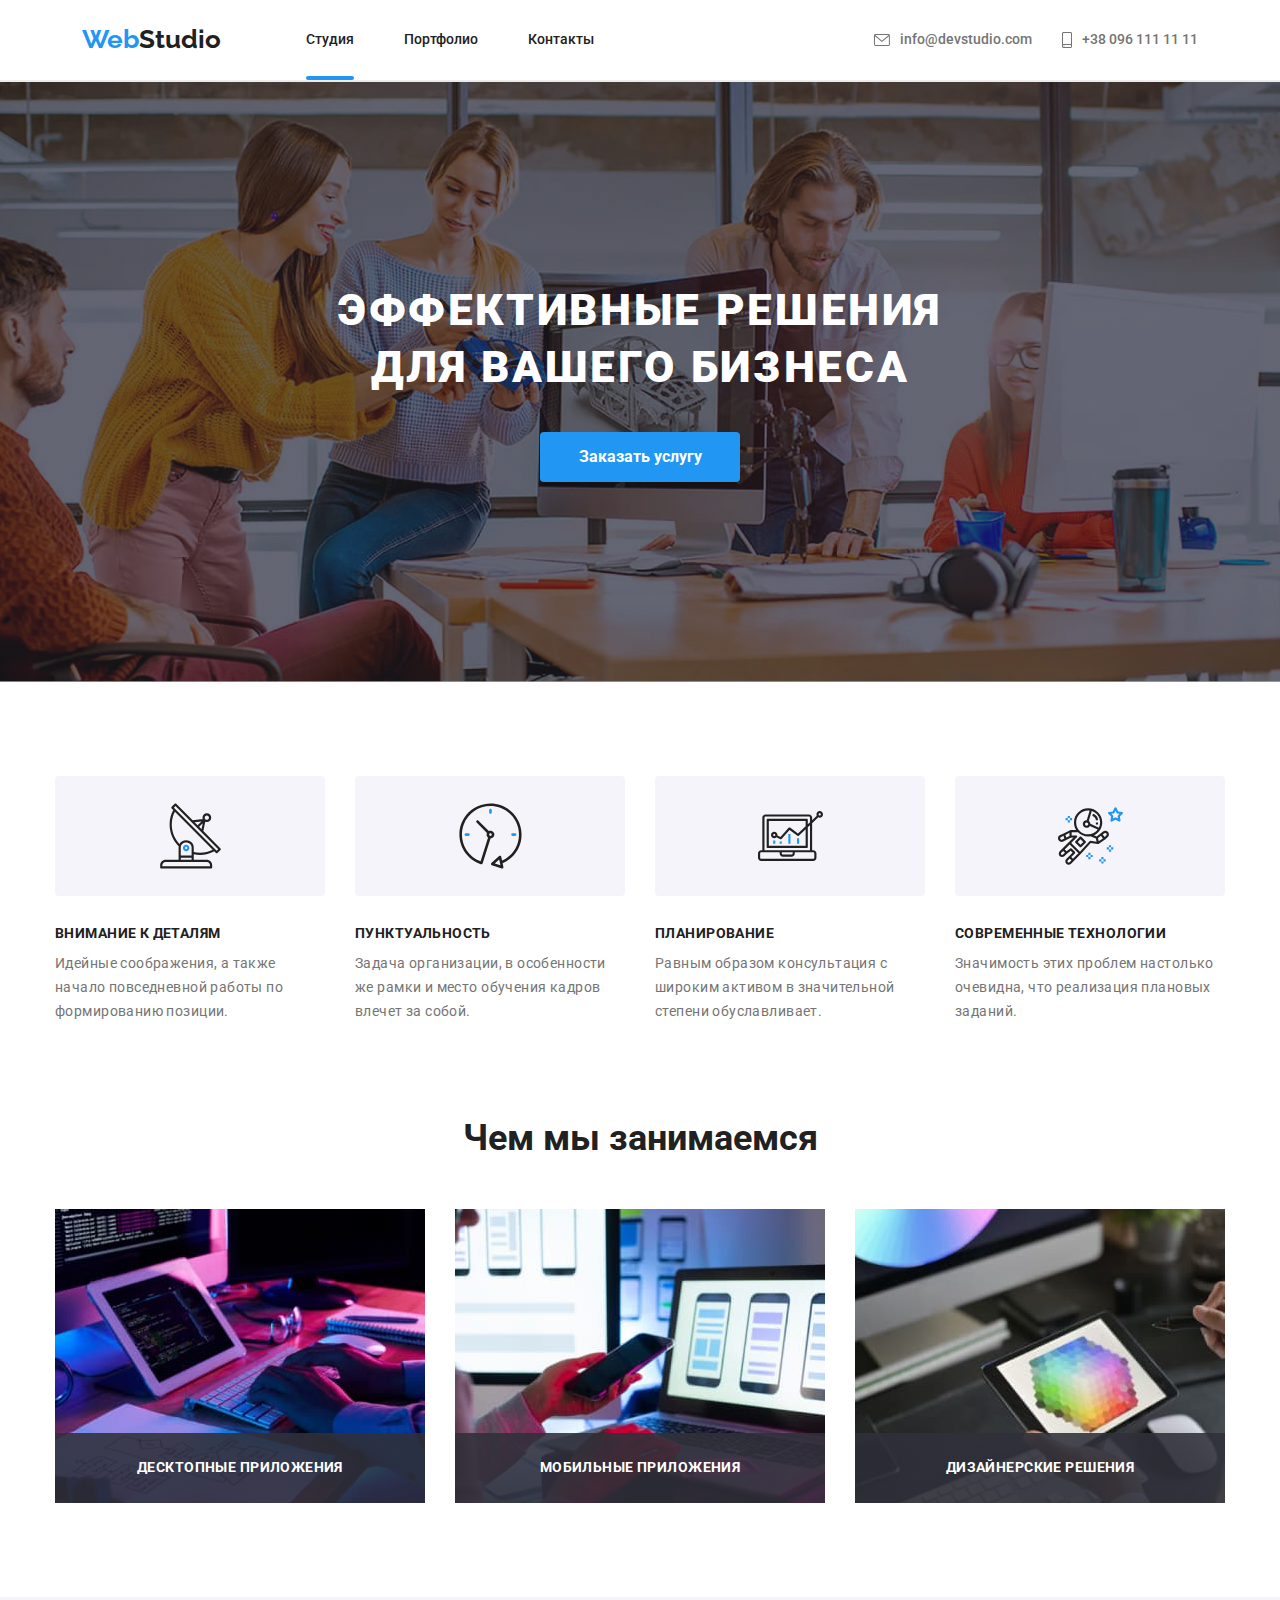
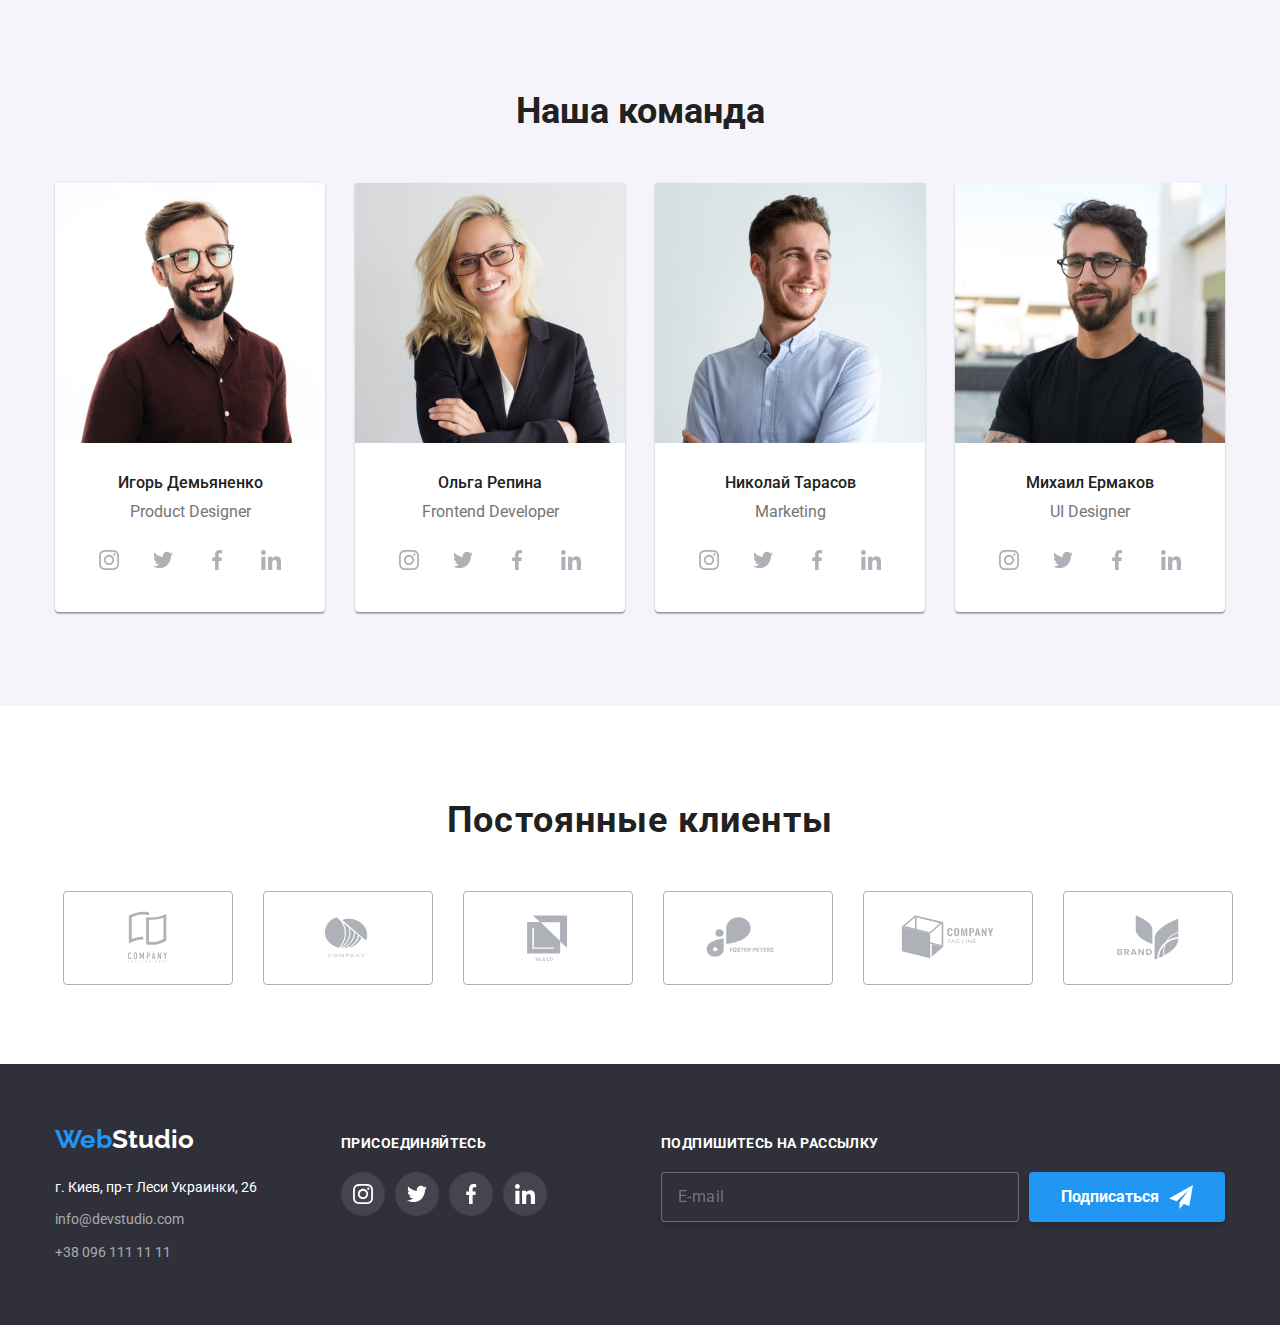
<file: index.html>
<!DOCTYPE html>
<html lang="ru">

<head>
    <meta charset="UTF-8">
    <meta http-equiv="X-UA-Compatible" content="IE=edge">
    <meta name="viewport" content="width=device-width, initial-scale=1.0">
    <title>Document</title>
    <link
        href="https://fonts.googleapis.com/css2?family=Raleway:wght@700&family=Roboto:wght@400;500;700;900&display=swap"
        rel="stylesheet">
    <link rel="stylesheet"
        href="https://cdnjs.cloudflare.com/ajax/libs/modern-normalize/1.1.0/modern-normalize.min.css">
    <link rel="stylesheet" href="./css/main.min.css">
</head>

<body>
    <header>
        <div class="container header-div">
        <div class="div-logo-header">
            <a class="logo" href="index.html">Web<span class="logo-header">Studio</span></a>
            </div>    
        <button type="button" class="menu-button is-open" data-menu-button aria-expanded="false" aria-controls="menu-container">
                <svg width="40px" height="40px" aria-label="Переключатель мобильного меню">
                    <use class="icon-menu" href="./images/symbol-defs.svg#icon-menu_40px"></use>
                    <use class="icon-cross" href="./images/symbol-defs.svg#icon-close_40px"></use>
                </svg>
        </button>
        <div class="menu-container" data-menu id="menu-container">
        <div class="mobile-menu">
        <div class="first-part">
        <nav>
        <ul class="mobile-menu__mav">
                <li class="nav-list__item"><a class="nav-list-link nav-list-link--studio" href="./index.html">Студия</a></li>
                <li class="nav-list__item"><a class="nav-list-link" href="./portfolio.html">Портфолио</a></li>
                <li class="nav-list__item"><a class="nav-list-link" href="">Контакты</a></li>
        </ul>
        </nav>
        </div>
        <div class="second-part">
        <ul class="mobile-button">
            <li class="mobile-button__item">
                <a class="contacts-list__link" href="mailto:info@devstudio.com">
                            <svg class="contacts-list__icon-envelope">
                                <use href="./images/symbol-defs.svg#icon-envelope"></use>
                            </svg>
                            info@devstudio.com
                </a>
            </li>
            <li class="mobile-button__item">
                        <a class="contacts-list__link contacts-list__link--size" href="tel:+380961111111">
                            <svg class="contacts-list__icon-smartphone">
                                <use href="./images/symbol-defs.svg#icon-smartphone"></use>
                            </svg>
                            +38 096 111 11 11
                        </a>
            </li>
        </ul>
        <ul class="socials-header-list">
                    <li class="socials-header-list__item"><a class="socials-header-list__link" href="">Instagram</a></li>
                    <li class="socials-header-list__item"><a class="socials-header-list__link" href="">Twitter</a></li>
                    <li class="socials-header-list__item"><a class="socials-header-list__link" href="">Facebook</a></li>
                    <li class="socials-header-list__item"><a class="socials-header-list__link" href="">LinkedIn</a></li>
        </ul>
        </div>
        </div>
        </div>
        </div>
        <div class="line"></div>
    </header>

    <main>
        <!--Герой-->
        <section class="hero-section">
            <div class="hero-container">
                <div class="hero-div">
                    <h1 class="hero-section__heading">Эффективные решения для вашего бизнеса</h1>
                    <button class="button" type="button" data-modal-open>Заказать услугу</button>
                </div>
            </div>
        </section>

        <!--Основное-->
        <section class="benefits-section">
            <div class="benefits-container">
                <ul class="benefits-list">
                    <li class="benefits-list__item">
                        <div class="benefits-list__background">
                        <svg class="benefits-list__icon">
                            <use href="./images/symbol-defs.svg#icon-antenna"></use>
                        </svg>
                        </div>
                        <h3 class="benefits-list__heading">Внимание к деталям</h3>
                        <p class="benefits-list__info">Идейные соображения, а также начало повседневной работы по формированию
                            позиции.</p>
                    </li>
        
                    <li class="benefits-list__item">
                        <div class="benefits-list__background">
                        <svg class="benefits-list__icon">
                            <use href="./images/symbol-defs.svg#icon-clock"></use>
                        </svg>
                        </div>
                        <h3 class="benefits-list__heading">Пунктуальность</h3>
                        <p class="benefits-list__info">Задача организации, в особенности же рамки и место обучения кадров влечет
                            за
                            собой.</p>
                    </li>
        
                    <li class="benefits-list__item">
                        <div class="benefits-list__background">
                        <svg class="benefits-list__icon">
                            <use href="./images/symbol-defs.svg#icon-diagram"></use>
                        </svg>
                        </div>
                        <h3 class="benefits-list__heading">Планирование</h3>
                        <p class="benefits-list__info">Равным образом консультация с широким активом в значительной степени
                            обуславливает.</p>
                    </li>
        
                    <li class="benefits-list__item">
                        <div class="benefits-list__background">
                        <svg class="benefits-list__icon">
                            <use href="./images/symbol-defs.svg#icon-astronaut"></use>
                        </svg>
                        </div>
                        <h3 class="benefits-list__heading">Современные технологии</h3>
                        <p class="benefits-list__info">Значимость этих проблем настолько очевидна, что реализация плановых
                            заданий.
                        </p>
                    </li>
                </ul>
            </div>
        </section>
        <!--Чем занимаемся-->
        <section class="about-us-section">
            <div class="about-us-container">
                <h2 class="about-us-section__heading">Чем мы занимаемся</h2>
                <ul class="examples-list">
                    <li class="examples-list__item">
                        <a href=""><img src="./images/img1.jpg" alt="Кодинг" width="370">
                        <p class="examples-list__name">Десктопные приложения</p>
                        </a>
                    </li>
                    <li class="examples-list__item">
                        <a href=""><img src="./images/img2.jpg" alt="Cтили" width="370">
                        <p class="examples-list__name">Мобильные приложения</p>
                        </a>
                    </li>
                    <li class="examples-list__item">
                        <a href=""><img src="./images/img3.jpg" alt="Мозги" width="370">
                        <p class="examples-list__name">Дизайнерские решения</p>
                        </a>
                    </li>
                </ul>
            </div>
        </section>

        <!--Команда-->
        <section class="team-section">
            <div class="team-container">
                <h2 class="team-section__heading">Наша команда</h2>
                <ul class="person-list">
                    <li class="person-list__item">
                        <article class="card">
                            <div class="card-thumb">
                            <img
                             srcset="./images/person_one_x1.jpg 260w,
                                     ./images/person_one_x2.jpg 520w
                             "
                             src="./images/person_one_x1.jpg" 
                             alt="Сотрудник1" 
                             sizes="(min-width: 1200px) 33vw, (min-width: 768px) 50vw, 100vw"
                             >
                            </div>
                            <div class="card__content">
                                <h3 class="card__name">Игорь Демьяненко</h3>
                                <p class="card__position">Product Designer</p>
                            </div>
                            <ul class="social-list">
                                <li class="social-list__item">
                                    <a class="social-list__link" href="https://www.instagram.com/">
                                        <svg class="social-list__icon">
                                            <use href="./images/symbol-defs.svg#icon-instagram-second"></use>
                                        </svg>
                                    </a>
                                </li>
                                <li class="social-list__item">
                                    <a class="social-list__link" href="https://twitter.com/home?lang=uk">
                                        <svg class="social-list__icon">
                                            <use href=" ./images/symbol-defs.svg#icon-twitter"></use>
                                        </svg>
                                    </a>
                                </li>
                                <li class="social-list__item">
                                    <a class="social-list__link" href="https://www.facebook.com/">
                                        <svg class="social-list__icon">
                                            <use href="./images/symbol-defs.svg#icon-facebook"></use>
                                        </svg>
                                    </a>
                                </li>
                                <li class="social-list__item">
                                    <a class="social-list__link" href="https://www.linkedin.com/">
                                        <svg class="social-list__icon">
                                            <use href="./images/symbol-defs.svg#icon-linkedin-second"></use>
                                        </svg>
                                    </a>
                                </li>
                            </ul>
                        </article>
                    </li>
                    <li class="person-list__item">
                        <article class="card">
                            <div class="card-thumb">
                            <img
                             srcset="./images/person_two_x1.jpg 260w,
                                     ./images/person_two_x2.jpg 520w
                             "
                             src="./images/person_two_x2.jpg" 
                             alt="Сотрудник2" 
                             sizes="(min-width: 1200px) 33vw, (min-width: 768px) 50vw, 100vw"
                             >
                            </div>
                            <div class="card__content">
                                <h3 class="card__name">Ольга Репина</h3>
                                <p class="card__position">Frontend Developer</p>
                            </div>
                            <ul class="social-list">
                                <li class="social-list__item">
                                    <a class="social-list__link" href="https://www.instagram.com/">
                                    <svg class="social-list__icon">
                                        <use href="./images/symbol-defs.svg#icon-instagram-second"></use>
                                    </svg>
                                    </a>
                                </li>
                                <li class="social-list__item">
                                    <a class="social-list__link" href="https://twitter.com/home?lang=uk">
                                    <svg class="social-list__icon">
                                        <use href="./images/symbol-defs.svg#icon-twitter"></use>
                                    </svg>
                                    </a>
                                </li>
                                <li class="social-list__item">
                                    <a class="social-list__link" href="https://www.facebook.com/">
                                    <svg class="social-list__icon">
                                        <use href="./images/symbol-defs.svg#icon-facebook"></use>
                                    </svg>
                                    </a>
                                </li>
                                <li class="social-list__item">
                                    <a class="social-list__link" href="https://www.linkedin.com/">
                                    <svg class="social-list__icon">
                                        <use href="./images/symbol-defs.svg#icon-linkedin-second"></use>
                                    </svg>
                                    </a>
                                </li>
                            </ul>
                        </article>
                    </li>
                    <li class="person-list__item">
                        <article class="card">
                            <div class="card-thumb">
                            <img
                             srcset="./images/person_three_x1.jpg 260w,
                                     ./images/person_three_x2.jpg 520w
                             "
                             src="./images/person_three_x2.jpg" 
                             alt="Сотрудник3" 
                             sizes="(min-width: 1200px) 33vw, (min-width: 768px) 50vw, 100vw"
                             >
                            </div>
                            <div class="card__content">
                                <h3 class="card__name">Николай Тарасов</h3>
                                <p class="card__position">Marketing</p>
                            </div>
                            <ul class="social-list">
                                <li class="social-list__item">
                                    <a class="social-list__link" href="https://www.instagram.com/">
                                        <svg class="social-list__icon">
                                            <use href="./images/symbol-defs.svg#icon-instagram-second"></use>
                                        </svg>
                                    </a>
                                </li>
                                <li class="social-list__item">
                                    <a class="social-list__link" href="https://twitter.com/home?lang=uk">
                                        <svg class="social-list__icon">
                                            <use href=" ./images/symbol-defs.svg#icon-twitter"></use>
                                        </svg>
                                    </a>
                                </li>
                                <li class="social-list__item">
                                    <a class="social-list__link" href="https://www.facebook.com/">
                                        <svg class="social-list__icon">
                                            <use href="./images/symbol-defs.svg#icon-facebook"></use>
                                        </svg>
                                    </a>
                                </li>
                                <li class="social-list__item">
                                    <a class="social-list__link" href="https://www.linkedin.com/">
                                        <svg class="social-list__icon">
                                            <use href="./images/symbol-defs.svg#icon-linkedin-second"></use>
                                        </svg>
                                    </a>
                                </li>
                            </ul>
                        </article>
                    </li>
                    <li class="person-list__item">
                        <article class="card">
                            <div class="card-thumb">
                            <img
                             srcset="./images/person_four_x1.jpg 260w,
                                     ./images/person_four_x2.jpg 520w
                             "
                             src="./images/person_four_x2.jpg" 
                             alt="Сотрудник4" 
                             sizes="(min-width: 1200px) 33vw, (min-width: 768px) 50vw, 100vw"
                             >
                            </div>
                            <div class="card__content">
                                <h3 class="card__name">Михаил Ермаков</h3>
                                <p class="card__position">UI Designer</p>
                            </div>
                            <ul class="social-list">
                                <li class="social-list__item">
                                    <a class="social-list__link" href="https://www.instagram.com/">
                                        <svg class="social-list__icon">
                                            <use href="./images/symbol-defs.svg#icon-instagram-second"></use>
                                        </svg>
                                    </a>
                                </li>
                                <li class="social-list__item">
                                    <a class="social-list__link" href="https://twitter.com/home?lang=uk">
                                        <svg class="social-list__icon">
                                            <use href=" ./images/symbol-defs.svg#icon-twitter"></use>
                                        </svg>
                                    </a>
                                </li>
                                <li class="social-list__item">
                                    <a class="social-list__link" href="https://www.facebook.com/">
                                        <svg class="social-list__icon">
                                            <use href="./images/symbol-defs.svg#icon-facebook"></use>
                                        </svg>
                                    </a>
                                </li>
                                <li class="social-list__item">
                                    <a class="social-list__link" href="https://www.linkedin.com/">
                                        <svg class="social-list__icon">
                                            <use href="./images/symbol-defs.svg#icon-linkedin-second"></use>
                                        </svg>
                                    </a>
                                </li>
                            </ul>
                        </article>
                    </li>
                </ul>
            </div>
        </section>

        <section class="clients-section">
            <div class="clients-container">
            <h2 class="clients-section__heading">Постоянные клиенты</h2>
            <ul class="clients-list">
                <li class="clients-list__item"> 
                    <a class="clients-list__link" href="">
                <svg class="clients-list__icon">
                   <use href="./images/symbol-defs.svg#icon-logo-first"></use>
                   </svg> 
                    </a>
                </li>
                <li class="clients-list__item">
                    <a class="clients-list__link" href="">
                <svg class="clients-list__icon">
                    <use href="./images/symbol-defs.svg#icon-logo-down-two"></use>
                </svg>
                    </a>
                </li>
                <li class="clients-list__item">
                    <a class="clients-list__link" href="">
                <svg class="clients-list__icon">
                    <use href="./images/symbol-defs.svg#icon-logo-six"></use>
                </svg>
                    </a>
                </li>
                <li class="clients-list__item">
                    <a class="clients-list__link" href="">
                <svg class="clients-list__icon">
                    <use href="./images/symbol-defs.svg#icon-logo-thirth"></use>
                </svg>
                    </a>
                </li>
                <li class="clients-list__item">
                    <a class="clients-list__link" href="">
                <svg class="clients-list__icon">
                    <use href="./images/symbol-defs.svg#icon-logo-four"></use>
                </svg>
                    </a>
                </li>
                <li class="clients-list__item">
                    <a class="clients-list__link" href="">
                <svg class="clients-list__icon">
                    <use href="./images/symbol-defs.svg#icon-logo-down"></use>
                </svg>
                    </a>
                </li>
            </ul>
            </div>
        </section>
    </main>

    <footer class="footer-section">
        <div class="footer-container">
            <div class="footer-flex">
            <div class="adress-social-flex">
            <div class="adress-flex">
            <div class="div-logo">
                <a class="logo" href="index.html">Web<span class="logo-footer">Studio</span></a>
            </div>
            <address class="footer-adress">
                <p class="footer-adress__adress"> г. Киев, пр-т Леси Украинки, 26 <br></p>
                <a class="footer-adress__mail" href="mailto:info@devstudio.com">info@devstudio.com</a>
                <a class="footer-adress__tel" href="tel:+380961111111">+38 096 111 11 11</a>
            </address>
            </div>
            <div class="social-flex">
            <h3 class="footer-heading">Присоединяйтесь</h3>
            <ul class="social-footer-list">
                <li class="social-footer-list__item">
                    <a class="social-footer-list__link" href="">
                <svg class="social-footer-list__icon" width="20px" height="20px">
                    <use href="./images/symbol-defs.svg#icon-instagram"></use>
                </svg>
                    </a>
                </li>
                <li class="social-footer-list__item">
                    <a class="social-footer-list__link" href="">
                <svg class="social-footer-list__icon" width="20px" height="20px">
                    <use href="./images/symbol-defs.svg#icon-twitter-second"></use>
                </svg>
                    </a>
                </li>
                <li class="social-footer-list__item">
                    <a class="social-footer-list__link" href="">
                <svg class="social-footer-list__icon" width="20px" height="20px">
                    <use href="./images/symbol-defs.svg#icon-facebook-second"></use>
                </svg>
                    </a>
                </li>
                <li class="social-footer-list__item">
                    <a class="social-footer-list__link" href="">
                <svg class="social-footer-list__icon" width="20px" height="20px">
                    <use href="./images/symbol-defs.svg#icon-linkedin"></use>
                </svg>
                    </a>
                </li>
            </ul>
            </div>
            </div>
            <div>
            <h3 class="footer-heading">Подпишитесь на рассылку</h3>
            <form class="form-flex" autocomplete="off" method="POST">
                <label>
                    <input class="input-footer" name="mail" type="email" placeholder="E-mail" value="" >
                </label>
                <button class="button-footer" type="submit">
                    <div class="button-flex">
                    <span>Подписаться</span>
                    <svg class="button-icon" width="24px" height="24px">
                        <use href="./images/symbol-defs.svg#icon-icon-send"></use>
                    </svg>
                    </div>
                </button>
            </form>  
            </div>
            </div>
        </div>
    </footer>

    <div class="backdrop is-hidden" data-modal>
    <div class="modal">
        <button class="button-close" type="button" data-modal-close>
        <svg width="18px" height="18px">
            <use href="./images/symbol-defs.svg#icon-x"></use>
        </svg>
        </button>
        <h2 class="modal__heading">Оставьте свои данные, мы вам перезвоним</h2>
<form>
    <div class="div-form">
        <label class="modal-label" for="name"> <span class="span">Имя</span> </label>
        <input class="input" type="text" name="name" id="name">
        <svg class="icon" width="18px" height="18px">
            <use href="./images/symbol-defs.svg#icon-person-black"></use>
        </svg>
    </div>
    <div class="div-form">
        <label class="modal-label" for="mail"> <span class="span">Почта</span> </label>
        <input class="input" type="email" name="mail" id="mail">
        <svg class="icon" width="18px" height="18px">
            <use href="./images/symbol-defs.svg#icon-email-black"></use>
        </svg>
    </div>
    <div class="div-form">
        <label class="modal-label" for="tel"> <span class="span">Телефон</span> </label>
        <input class="input" type="tel" name="tel" id="tel">
        <svg class="icon" width="18px" height="18px">
            <use href="./images/symbol-defs.svg#icon-phone-black"></use>
        </svg>
    </div>
    <div class="div-form">
        <label class="modal-label" for="comment"> <span class="span">Комментарий</span></label>
        <textarea class="textarea" name="comment" id="comment" cols="" rows="5" placeholder="Введите текст"></textarea>
    </div>
    <div class="checkbox-flex">
        <label class="checkbox-label" for="agree">
        <input class="checkbox" type="checkbox" name="agree" id="agree">
        <span class="icon-checkbox"></span>
        <p class="agree-text">Соглашаюсь с рассылкой и принимаю <a class="modal-link" href="">Условия договора</a></p>
        </label>
    </div>
    <button class="modal-button" type="submit">Отправить</button>
</form>
    </div>
    </div>
    
    <script src="./js/menu.js"></script>
    <script src="./js/modal.js"></script>
</body>
</html>
</file>
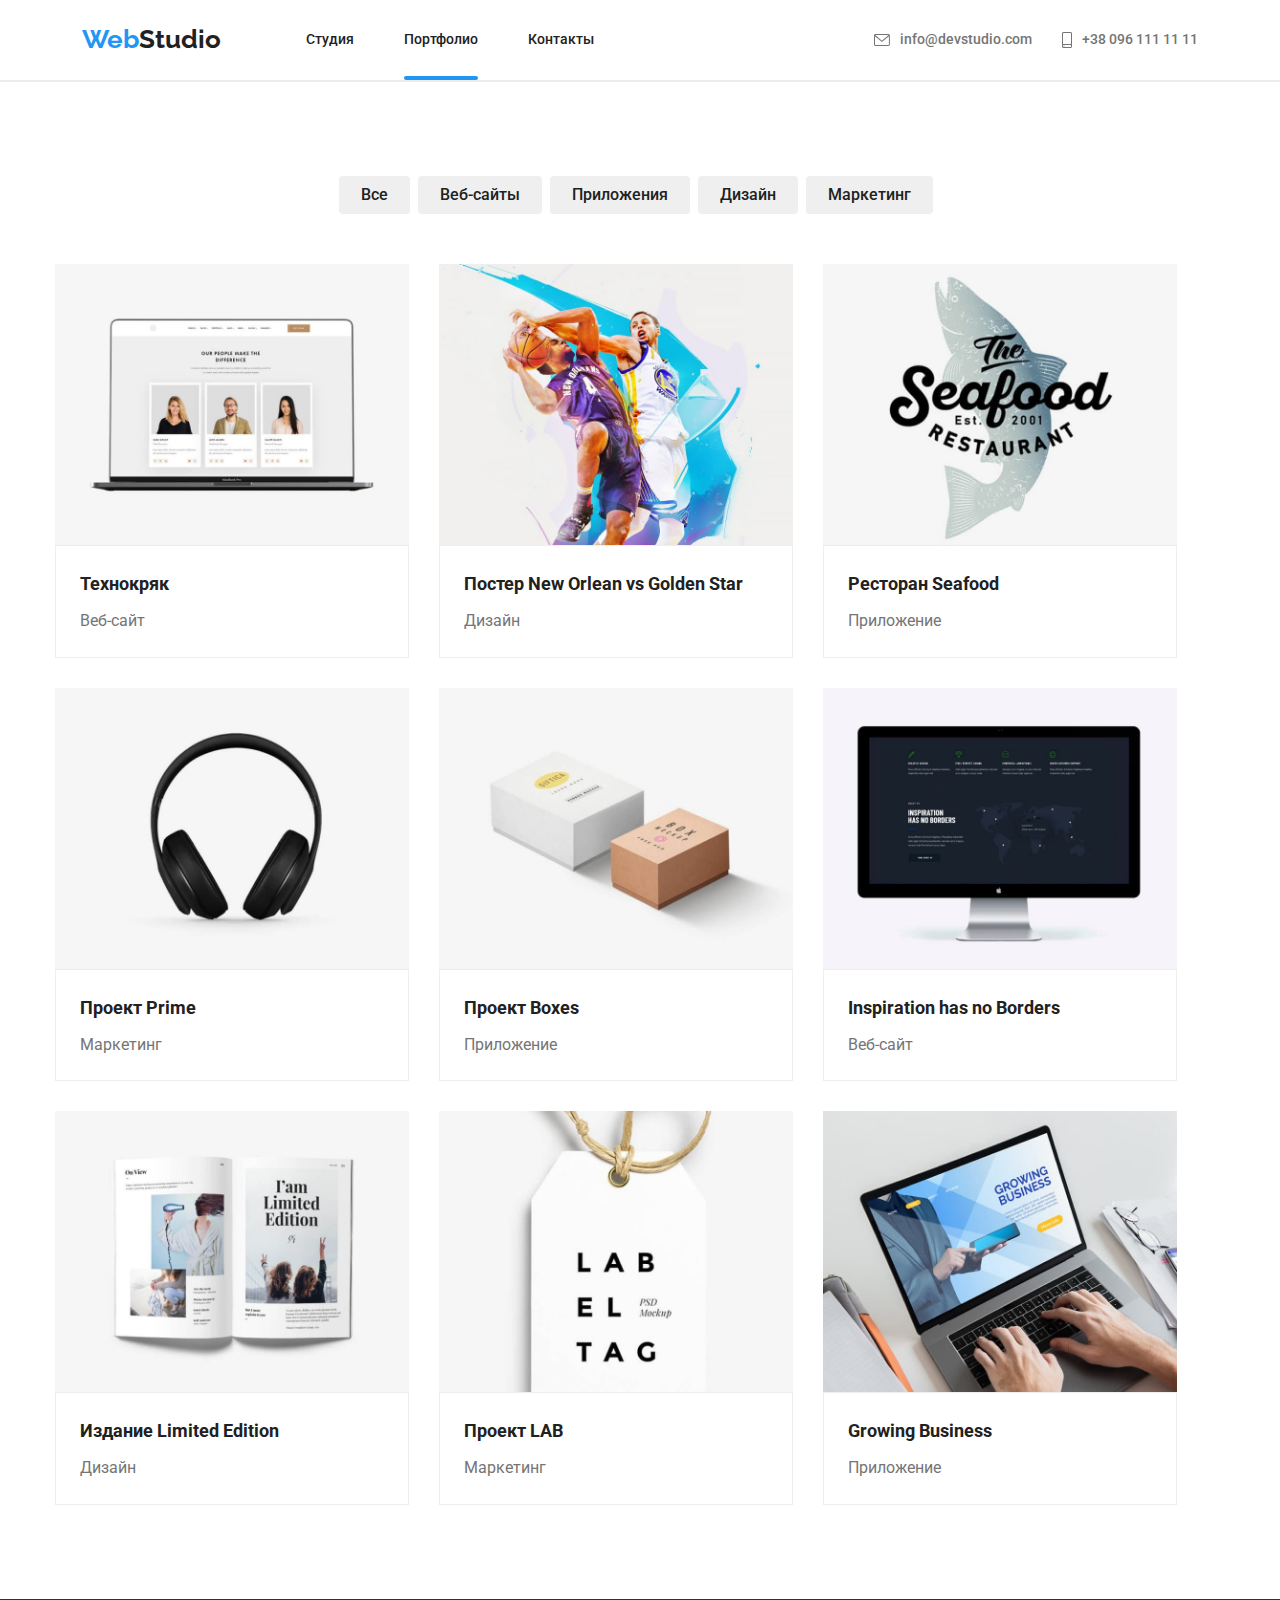
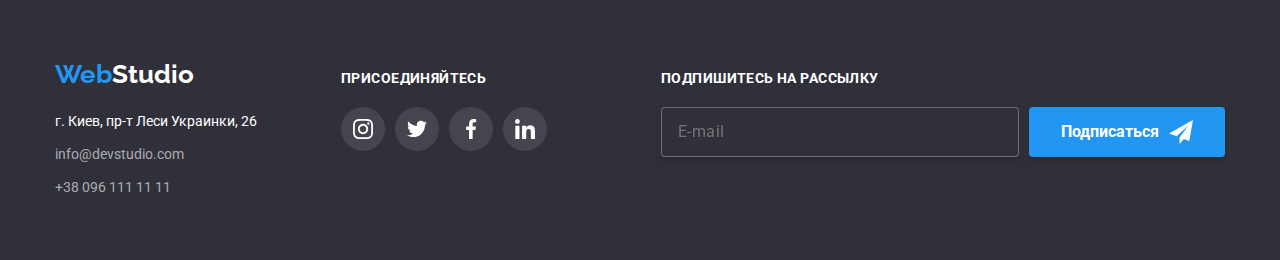
<file: portfolio.html>
<!DOCTYPE html>
<html lang="ru">

<head>
    <meta charset="UTF-8">
    <meta http-equiv="X-UA-Compatible" content="IE=edge">
    <meta name="viewport" content="width=device-width, initial-scale=1.0">
    <title>Document</title>
    <link
        href="https://fonts.googleapis.com/css2?family=Raleway:wght@700&family=Roboto:wght@400;500;700;900&display=swap"
        rel="stylesheet">
    <link rel="stylesheet"
        href="https://cdnjs.cloudflare.com/ajax/libs/modern-normalize/1.1.0/modern-normalize.min.css">
    <link rel="stylesheet" href="./css/main.min.css">
</head>

<body>
    <header>
        <div class="container header-div">
        <div class="div-logo-header">
            <a class="logo" href="index.html">Web<span class="logo-header">Studio</span></a>
            </div>    
        <button type="button" class="menu-button is-open" data-menu-button aria-expanded="false" aria-controls="menu-container">
                <svg width="40px" height="40px" aria-label="Переключатель мобильного меню">
                    <use class="icon-menu" href="./images/symbol-defs.svg#icon-menu_40px"></use>
                    <use class="icon-cross" href="./images/symbol-defs.svg#icon-close_40px"></use>
                </svg>
        </button>
        <div class="menu-container" data-menu id="menu-container">
        <div class="mobile-menu">
        <div class="first-part">
        <nav>
        <ul class="mobile-menu__mav">
                <li class="nav-list__item"><a class="nav-list-link" href="./index.html">Студия</a></li>
                <li class="nav-list__item"><a class="nav-list-link nav-list-link--portfolio" href="./portfolio.html">Портфолио</a></li>
                <li class="nav-list__item"><a class="nav-list-link" href="">Контакты</a></li>
        </ul>
        </nav>
        </div>
        <div class="second-part">
        <ul class="mobile-button">
            <li class="mobile-button__item">
                <a class="contacts-list__link" href="mailto:info@devstudio.com">
                            <svg class="contacts-list__icon-envelope">
                                <use href="./images/symbol-defs.svg#icon-envelope"></use>
                            </svg>
                            info@devstudio.com
                </a>
            </li>
            <li class="mobile-button__item">
                        <a class="contacts-list__link contacts-list__link--size" href="tel:+380961111111">
                            <svg class="contacts-list__icon-smartphone">
                                <use href="./images/symbol-defs.svg#icon-smartphone"></use>
                            </svg>
                            +38 096 111 11 11
                        </a>
            </li>
        </ul>
        <ul class="socials-header-list">
                    <li class="socials-header-list__item"><a class="socials-header-list__link" href="">Instagram</a></li>
                    <li class="socials-header-list__item"><a class="socials-header-list__link" href="">Twitter</a></li>
                    <li class="socials-header-list__item"><a class="socials-header-list__link" href="">Facebook</a></li>
                    <li class="socials-header-list__item"><a class="socials-header-list__link" href="">LinkedIn</a></li>
        </ul>
        </div>
        </div>
        </div>
        </div>
        <div class="line"></div>
    </header>
    <main>
        <section class="portfolio">
            <div class="portfolio-buttons-container">
                <h1 class="for-me">Основа</h1>
                <ul class="buttons-list">
                    <li class="buttons-list__item"><button class="buttons-list__button" type="button">Все</button></li>
                    <li class="buttons-list__item"><button class="buttons-list__button" type="button">Веб-сайты</button></li>
                    <li class="buttons-list__item"><button class="buttons-list__button" type="button">Приложения</button></li>
                    <li class="buttons-list__item"><button class="buttons-list__button" type="button">Дизайн</button></li>
                    <li class="buttons-list__item"><button class="buttons-list__button" type="button">Маркетинг</button></li>
                </ul>
            </div>
            <div class="product-container">
                <ul class="product-list">
                    <li class="product-list__item">
                        <article class="product">
                            <div class="product__thumb">
                            <img
                             srcset="./images/techno.jpg 370w,
                                     ./images/first_x2.jpg 740w
                             "
                             src="./images/techno.jpg" 
                             alt="Веб-сайт" 
                             sizes="(min-width: 1200px) 33vw, (min-width: 768px) 50vw, 100vw"
                             >
                            <p class="product__overview">Ресурс предлагает комплексные предложения с разным уровнем функционала и сервисов. Все это позволит
                                посетителю получить
                                исчерпывающие сведения
                                о компании или частном лице.</p>
                            </div>
                            <div class="product__content">
                                <h2 class="product__name">Технокряк</h2>
                                <p class="product__type">Веб-сайт</p>
                            </div>
                        </article>
                    </li>
                    <li class="product-list__item">
                        <article class="product">
                            <div class="product__thumb">
                            <img
                             srcset="./images/poster.jpg 370w,
                                     ./images/second_x2.jpg 740w
                             "
                             src="./images/poster.jpg" 
                             alt="Дизайн" 
                             sizes="(min-width: 1200px) 33vw, (min-width: 768px) 50vw, 100vw"
                             >
                            <p class="product__overview">Ресурс предлагает комплексные предложения с разным уровнем функционала и сервисов. Все это позволит посетителю получить
                            исчерпывающие сведения
                            о компании или частном лице.</p>
                            </div>
                            <div class="product__content">
                                <h2 class="product__name">Постер New Orlean vs Golden Star</h2>
                                <p class="product__type">Дизайн</p>
                            </div>
                        </article>
                    </li>
                    <li class="product-list__item">
                        <article class="product">
                            <div class="product__thumb">
                            <img srcset="./images/rest.jpg 370w,
                                        ./images/thirth_x2.jpg 740w
                            " 
                            src="./images/rest.jpg" 
                            alt="Приложение"
                            sizes="(min-width: 1200px) 33vw, (min-width: 768px) 50vw, 100vw"
                            >
                            <p class="product__overview">Ресурс предлагает комплексные предложения с разным уровнем функционала и сервисов. Все это позволит посетителю
                                получить
                                исчерпывающие сведения
                                о компании или частном лице.</p>
                            </div>
                            <div class="product__content">
                                <h2 class="product__name">Ресторан Seafood</h2>
                                <p class="product__type">Приложение</p>
                            </div>
                        </article>
                    </li>
                    <li class="product-list__item">
                        <article class="product">
                            <div class="product__thumb">
                            <img
                             srcset="./images/project.jpg 370w,
                                     ./images/fourth_x2.jpg 740w
                             "
                             src="./images/project.jpg" 
                             alt="Маркетинг" 
                             sizes="(min-width: 1200px) 33vw, (min-width: 768px) 50vw, 100vw"
                             >
                            <p class="product__overview">Ресурс предлагает комплексные предложения с разным уровнем функционала и сервисов. Все это позволит посетителю
                                получить
                                исчерпывающие сведения
                                о компании или частном лице.</p>
                            </div>
                            <div class="product__content">
                                <h2 class="product__name">Проект Prime</h2>
                                <p class="product__type">Маркетинг</p>
                            </div>
                        </article>
                    </li>
                    <li class="product-list__item">
                        <article class="product">
                            <div class="product__thumb">
                            <img srcset="./images/boxes.jpg 370w,
                                        ./images/fifth_x2.jpg 740w
                                " 
                                src="./images/boxes.jpg" 
                                alt="Приложение"
                                sizes="(min-width: 1200px) 33vw, (min-width: 768px) 50vw, 100vw">
                            <p class="product__overview">Ресурс предлагает комплексные предложения с разным уровнем функционала и сервисов. Все это позволит посетителю
                                получить
                                исчерпывающие сведения
                                о компании или частном лице.</p>
                            </div>
                            <div class="product__content">
                                <h2 class="product__name">Проект Boxes</h2>
                                <p class="product__type">Приложение</p>
                            </div>
                        </article>
                    </li>
                    <li class="product-list__item">
                        <article class="product">
                            <div class="product__thumb">
                            <img
                             srcset="./images/inspiration.jpg 370w,
                                     ./images/sixth_x2.jpg 740w
                             "
                             src="./images/inspiration.jpg" 
                             alt="Веб-сайт" 
                             sizes="(min-width: 1200px) 33vw, (min-width: 768px) 50vw, 100vw"
                             >
                            <p class="product__overview">Ресурс предлагает комплексные предложения с разным уровнем функционала и сервисов. Все это позволит посетителю
                                получить
                                исчерпывающие сведения
                                о компании или частном лице.</p>
                            </div>
                            <div class="product__content">
                                <h2 class="product__name">Inspiration has no Borders</h2>
                                <p class="product__type">Веб-сайт</p>
                            </div>
                        </article>
                    </li>
                    <li class="product-list__item">
                        <article class="product">
                            <div class="product__thumb">
                            <img
                             srcset="./images/edition.jpg 370w,
                                     ./images/seventh_x2.jpg 740w
                             "
                             src="./images/edition.jpg" 
                             alt="Дизайн" 
                             sizes="(min-width: 1200px) 33vw, (min-width: 768px) 50vw, 100vw"
                             >
                            <p class="product__overview">Ресурс предлагает комплексные предложения с разным уровнем функционала и сервисов. Все это позволит посетителю
                                получить
                                исчерпывающие сведения
                                о компании или частном лице.</p>
                            </div>
                            <div class="product__content">
                                <h2 class="product__name">Издание Limited Edition</h2>
                                <p class="product__type">Дизайн</p>
                            </div>
                        </article>
                    </li>
                    <li class="product-list__item">
                        <article class="product">
                            <div class="product__thumb">
                            <img
                             srcset="./images/lab.jpg 370w,
                                     ./images/eighth_x2.jpg 740w
                             "
                             src="./images/lab.jpg" 
                             alt="Маркетинг" 
                             sizes="(min-width: 1200px) 33vw, (min-width: 768px) 50vw, 100vw"
                             >
                            <p class="product__overview">Ресурс предлагает комплексные предложения с разным уровнем функционала и сервисов. Все это позволит посетителю
                                получить
                                исчерпывающие сведения
                                о компании или частном лице.</p>
                            </div>
                            <div class="product__content">
                                <h2 class="product__name">Проект LAB</h2>
                                <p class="product__type">Маркетинг</p>
                            </div>
                        </article>
                    </li>
                    <li class="product-list__item">
                        <article class="product">
                            <div class="product__thumb">
                            <img
                             srcset="./images/busines.jpg 370w,
                                     ./images/ninth_x2.jpg 740w
                             "
                             src="./images/busines.jpg" 
                             alt="Приложение" 
                             sizes="(min-width: 1200px) 33vw, (min-width: 768px) 50vw, 100vw"
                             >
                            <p class="product__overview">Ресурс предлагает комплексные предложения с разным уровнем функционала и сервисов. Все это позволит посетителю
                                получить
                                исчерпывающие сведения
                                о компании или частном лице.</p>
                            </div>
                            <div class="product__content">
                                <h2 class="product__name">Growing Business</h2>
                                <p class="product__type">Приложение</p>
                            </div>
                        </article>
                    </li>
                </ul>
            </div>
        </section>
    </main>
    <footer class="footer-section">
        <div class="footer-container">
            <div class="footer-flex">
                <div class="adress-social-flex">
                <div class="adress-flex">
                    <div class="div-logo">
                        <a class="logo" href="index.html">Web<span class="logo-footer">Studio</span></a>
                    </div>
                    <address class="footer-adress">
                        <p class="footer-adress__adress"> г. Киев, пр-т Леси Украинки, 26 <br></p>
                        <a class="footer-adress__mail" href="mailto:info@devstudio.com">info@devstudio.com</a>
                        <a class="footer-adress__tel" href="tel:+380961111111">+38 096 111 11 11</a>
                    </address>
                </div>
                <div class="social-flex">
                    <h3 class="footer-heading">Присоединяйтесь</h3>
                    <ul class="social-footer-list">
                        <li class="social-footer-list__item">
                            <a class="social-footer-list__link" href="">
                                <svg class="social-footer-list__icon" width="20px" height="20px">
                                    <use href="./images/symbol-defs.svg#icon-instagram"></use>
                                </svg>
                            </a>
                        </li>
                        <li class="social-footer-list__item">
                            <a class="social-footer-list__link" href="">
                                <svg class="social-footer-list__icon" width="20px" height="20px">
                                    <use href="./images/symbol-defs.svg#icon-twitter-second"></use>
                                </svg>
                            </a>
                        </li>
                        <li class="social-footer-list__item">
                            <a class="social-footer-list__link" href="">
                                <svg class="social-footer-list__icon" width="20px" height="20px">
                                    <use href="./images/symbol-defs.svg#icon-facebook-second"></use>
                                </svg>
                            </a>
                        </li>
                        <li class="social-footer-list__item">
                            <a class="social-footer-list__link" href="">
                                <svg class="social-footer-list__icon" width="20px" height="20px">
                                    <use href="./images/symbol-defs.svg#icon-linkedin"></use>
                                </svg>
                            </a>
                        </li>
                    </ul>
                </div>
                </div>
                <div>
                    <h3 class="footer-heading">Подпишитесь на рассылку</h3>
                    <form class="form-flex" autocomplete="off" method="POST">
                        <label>
                            <input class="input-footer" name="mail" type="email" placeholder="E-mail" value="">
                        </label>
                        <button class="button-footer" type="submit">
                            <div class="button-flex">
                                <span>Подписаться</span>
                                <svg class="button-icon" width="24px" height="24px">
                                    <use href="./images/symbol-defs.svg#icon-icon-send"></use>
                                </svg>
                            </div>
                        </button>
                    </form>
                </div>
            </div>
        </div>
    </footer>

    <script src="./js/menu.js"></script>
</body>

</html>
</file>
<file: css/main.min.css>
ul{list-style:none;margin:0px}body{font-family:Roboto,Railway,sans-serif;color:var(--color-text);background-color:var(--background-main)}h1,h2,h3,h4,h5,h6,p{margin:0px}a{text-decoration:none}img{display:block;max-width:100%;height:auto}:root{--background-footer: #2F303A;--background-header: #FFFFFF;--background-main: #FFFFFF;--background-secondmain: #F5F4FA;--color-h: #212121;--color-text: #757575;--accent: #2196F3}.container{margin-left:auto;margin-right:auto;padding-left:15px;padding-right:15px}@media screen and (min-width: 768px){.container{width:768px;padding:0}}@media screen and (min-width: 1200px){.container{width:1200px;padding:0}}@media screen and (min-width: 768px){.header-div{display:-webkit-box;display:-ms-flexbox;display:flex;-ms-flex-pack:distribute;justify-content:space-around;-webkit-box-align:center;-ms-flex-align:center;align-items:center}}.nav-list__item{margin-right:0px;margin-bottom:32px;text-align:left}@media screen and (min-width: 768px){.nav-list__item{margin-right:50px;margin-bottom:0px}}@media screen and (min-width: 1200px){.nav-list__item{margin-right:50px;margin-bottom:0px}}.nav-list-link{display:inline-block;font-weight:500;font-size:32px;line-height:1.14;color:#212121;position:relative;-webkit-transition-property:color;transition-property:color;-webkit-transition-duration:250ms;transition-duration:250ms;-webkit-transition-timing-function:cubic-bezier(0.4, 0, 0.2, 1);transition-timing-function:cubic-bezier(0.4, 0, 0.2, 1)}@media screen and (min-width: 768px){.nav-list-link{font-size:14px;padding-top:32px;padding-bottom:32px}}@media screen and (min-width: 1200px){.nav-list-link{font-size:14px;padding-top:32px;padding-bottom:32px}}.nav-list-link:hover,.nav-list-link:focus{color:#2196f3}.nav-list-link--studio::after{display:none}@media screen and (min-width: 768px){.nav-list-link--studio::after{content:"";display:block;width:100%;height:4px;background-color:#2196f3;border-radius:2px;position:absolute;bottom:0;-webkit-transition:width 250ms cubic-bezier(0.4, 0, 0.2, 1);transition:width 250ms cubic-bezier(0.4, 0, 0.2, 1)}}.nav-list-link--portfolio::after{display:none}@media screen and (min-width: 768px){.nav-list-link--portfolio::after{content:"";display:block;width:100%;height:4px;background-color:#2196f3;border-radius:2px;position:absolute;bottom:0;-webkit-transition:width 250ms cubic-bezier(0.4, 0, 0.2, 1);transition:width 250ms cubic-bezier(0.4, 0, 0.2, 1)}}.contacts-list__link{display:-webkit-box;display:-ms-flexbox;display:flex;-webkit-box-align:center;-ms-flex-align:center;align-items:center;font-weight:500;font-size:24px;line-height:1.14;color:var(--color-text);fill:var(--color-text);-webkit-transition-property:color,fill;transition-property:color,fill;-webkit-transition-duration:250ms;transition-duration:250ms;-webkit-transition-timing-function:cubic-bezier(0.4, 0, 0.2, 1);transition-timing-function:cubic-bezier(0.4, 0, 0.2, 1)}@media screen and (min-width: 768px){.contacts-list__link{font-size:14px}}@media screen and (min-width: 1200px){.contacts-list__link{font-size:14px;height:15px;padding-top:40px;padding-bottom:32px}}.contacts-list__link:hover,.contacts-list__link:focus{color:#2196f3;fill:#2196f3}.contacts-list__link--size{font-size:28px;color:#2196f3;margin-bottom:64px;margin-top:32px}@media screen and (min-width: 768px){.contacts-list__link--size{font-size:14px;color:var(--color-text);margin-bottom:0px;margin-top:10px}}@media screen and (min-width: 1200px){.contacts-list__link--size{font-size:14px;color:var(--color-text);margin-bottom:0px;margin-top:0px}}.contacts-list__icon-envelope{display:none}@media screen and (min-width: 768px){.contacts-list__icon-envelope{display:block;width:16px;height:12px;margin-right:10px}}@media screen and (min-width: 1200px){.contacts-list__icon-envelope{display:block;width:16px;height:12px;margin-right:10px}}.contacts-list__icon-smartphone{display:none}@media screen and (min-width: 768px){.contacts-list__icon-smartphone{display:block;width:10px;height:16px;margin-right:10px}}@media screen and (min-width: 1200px){.contacts-list__icon-smartphone{display:block;width:10px;height:16px;margin-right:10px}}.menu-button{position:fixed;z-index:2;top:10px;right:15px;display:inline-block;margin:0;padding:0;padding-bottom:0px;border:none;background-color:rgba(0,0,0,0);-webkit-transition:fill 250ms cubic-bezier(0.4, 0, 0.2, 1);transition:fill 250ms cubic-bezier(0.4, 0, 0.2, 1)}@media screen and (min-width: 768px){.menu-button{display:none}}.menu-button.is-open{position:absolute}.menu-button:hover{fill:#2196f3}.menu-button.is-open .icon-cross{display:none}.menu-button.is-open .icon-menu{display:block}.menu-button .icon-menu{display:none}.container{position:relative;padding:15px 16px}@media screen and (min-width: 768px){.container{padding:0}}@media screen and (min-width: 1200px){.container{padding:0}}.menu-container{margin:0;padding-left:40px;padding-top:48px;padding-bottom:48px;background-color:#fff}@media screen and (max-width: 767px){.menu-container{visibility:visible;pointer-events:initial;display:none;position:fixed;top:0;left:0;width:100vw;height:100vh;z-index:1}}@media screen and (min-width: 768px){.menu-container{padding:0;display:-webkit-box;display:-ms-flexbox;display:flex}}@media screen and (min-width: 1200px){.menu-container{padding:0;display:-webkit-box;display:-ms-flexbox;display:flex}}.menu-container.is-open{display:block}.socials-header-list{padding:0;display:-webkit-box;display:-ms-flexbox;display:flex;-webkit-box-pack:start;-ms-flex-pack:start;justify-content:flex-start}@media screen and (min-width: 768px){.socials-header-list{display:none}}@media screen and (min-width: 1200px){.socials-header-list{display:none}}.socials-header-list__item{border-right:1px solid #2196f3;padding-right:10px;margin-right:10px}.socials-header-list__item:last-child{border:none}.socials-header-list__link{font-weight:500;font-size:12px;line-height:1.2;letter-spacing:.02em;color:#2196f3}.mobile-menu__mav{margin:0;padding:0}@media screen and (min-width: 768px){.mobile-menu__mav{display:-webkit-box;display:-ms-flexbox;display:flex;-webkit-box-orient:horizontal;-webkit-box-direction:normal;-ms-flex-direction:row;flex-direction:row}}@media screen and (min-width: 1200px){.mobile-menu__mav{display:-webkit-box;display:-ms-flexbox;display:flex;-webkit-box-orient:horizontal;-webkit-box-direction:normal;-ms-flex-direction:row;flex-direction:row}}.mobile-button{margin:0;padding:0}@media screen and (min-width: 768px){.mobile-button{display:-webkit-box;display:-ms-flexbox;display:flex;-webkit-box-orient:vertical;-webkit-box-direction:normal;-ms-flex-direction:column;flex-direction:column;padding-top:20px}}@media screen and (min-width: 1200px){.mobile-button{display:-webkit-box;display:-ms-flexbox;display:flex;-webkit-box-orient:horizontal;-webkit-box-direction:normal;-ms-flex-direction:row;flex-direction:row;padding-top:0}}@media screen and (min-width: 768px){.mobile-button__item{margin-left:50px}}@media screen and (min-width: 1200px){.mobile-button__item{margin-left:30px}}.mobile-menu{display:-webkit-box;display:-ms-flexbox;display:flex;-webkit-box-orient:vertical;-webkit-box-direction:normal;-ms-flex-direction:column;flex-direction:column;height:100%;-webkit-box-pack:justify;-ms-flex-pack:justify;justify-content:space-between}@media screen and (min-width: 768px){.mobile-menu{display:-webkit-box;display:-ms-flexbox;display:flex;-webkit-box-orient:horizontal;-webkit-box-direction:normal;-ms-flex-direction:row;flex-direction:row}}@media screen and (min-width: 1200px){.mobile-menu{display:-webkit-box;display:-ms-flexbox;display:flex;-webkit-box-orient:horizontal;-webkit-box-direction:normal;-ms-flex-direction:row;flex-direction:row}}.nav-list__item:last-child{margin-right:0}@media screen and (min-width: 1200px){.first-part{margin-right:250px}}.hero-section{padding-top:118px;padding-bottom:118px;background-color:var(--background-footer);max-width:1600px;min-height:400px;margin-left:auto;margin-right:auto;background-image:-webkit-gradient(linear, left top, right top, from(rgba(47, 48, 58, 0.4)), to(rgba(47, 48, 58, 0.4))),url("../images/hero-m-x1.jpg");background-image:linear-gradient(to right, rgba(47, 48, 58, 0.4), rgba(47, 48, 58, 0.4)),url("../images/hero-m-x1.jpg");background-size:cover;background-position:center;background-repeat:no-repeat}@media screen and (min-device-pixel-ratio: 2),screen and (-webkit-min-device-pixel-ratio: 2),screen and (min-resolution: 192dpi),screen and (min-resolution: 2dppx){.hero-section .hero-section{background-image:url("../images/hero-m-x2.jpg")}}@media screen and (min-width: 768px){.hero-section{background-image:-webkit-gradient(linear, left top, right top, from(rgba(47, 48, 58, 0.4)), to(rgba(47, 48, 58, 0.4))),url("../images/hero-t-x1.jpg");background-image:linear-gradient(to right, rgba(47, 48, 58, 0.4), rgba(47, 48, 58, 0.4)),url("../images/hero-t-x1.jpg")}}@media screen and (min-width: 768px)and (min-device-pixel-ratio: 2),screen and (min-width: 768px)and (-webkit-min-device-pixel-ratio: 2),screen and (min-width: 768px)and (min-resolution: 192dpi),screen and (min-width: 768px)and (min-resolution: 2dppx){.hero-section .hero-section{background-image:url("../images/hero-t-x2.jpg")}}@media screen and (min-width: 1200px){.hero-section{padding-top:200px;padding-bottom:200px;max-width:1600px;max-height:600px;background-size:cover;background-image:-webkit-gradient(linear, left top, right top, from(rgba(47, 48, 58, 0.4)), to(rgba(47, 48, 58, 0.4))),url("../images/hero-d-x1.jpg");background-image:linear-gradient(to right, rgba(47, 48, 58, 0.4), rgba(47, 48, 58, 0.4)),url("../images/hero-d-x1.jpg")}}@media screen and (min-width: 1200px)and (min-device-pixel-ratio: 2),screen and (min-width: 1200px)and (-webkit-min-device-pixel-ratio: 2),screen and (min-width: 1200px)and (min-resolution: 192dpi),screen and (min-width: 1200px)and (min-resolution: 2dppx){.hero-section .hero-section{background-image:url("../images/hero-d-x2.jpg")}}.hero-container{margin-left:auto;margin-right:auto;padding-left:15px;padding-right:15px}@media screen and (min-width: 480px){.hero-container{width:480px}}@media screen and (min-width: 768px){.hero-container{width:768px}}@media screen and (min-width: 1200px){.hero-container{width:1200px}}.hero-div{text-align:center}.hero-section__heading{max-width:360px;height:84px;font-weight:900;font-size:26px;line-height:1.3;letter-spacing:.06em;color:var(--background-main);text-transform:uppercase;margin-left:auto;margin-right:auto;margin-bottom:30px}@media screen and (min-width: 768px){.hero-section__heading{width:360px;height:84px}}@media screen and (min-width: 1200px){.hero-section__heading{min-width:696px;height:120px;font-size:44px}}.button{display:inline-block;padding:10px 32px;min-width:200px;height:50px;border:rgba(0,0,0,0);-webkit-box-shadow:0px 4px 4px rgba(0,0,0,.15);box-shadow:0px 4px 4px rgba(0,0,0,.15);border-radius:4px;font-family:"Roboto";font-style:normal;font-weight:700;font-size:16px;line-height:1.9;background-color:#2196f3;color:#fff;cursor:pointer}.benefits-section{padding-top:60px}@media screen and (min-width: 1200px){.benefits-section{padding-top:94px}}.benefits-container{margin-left:auto;margin-right:auto;padding-left:15px;padding-right:15px}@media screen and (min-width: 480px){.benefits-container{width:480px}}@media screen and (min-width: 768px){.benefits-container{width:768px}}@media screen and (min-width: 1200px){.benefits-container{width:1200px}}.benefits-list{padding:0;margin:0}@media screen and (min-width: 768px){.benefits-list{display:-webkit-box;display:-ms-flexbox;display:flex;-ms-flex-wrap:wrap;flex-wrap:wrap;margin-left:-30px}}@media screen and (min-width: 1200px){.benefits-list{display:-webkit-box;display:-ms-flexbox;display:flex;margin-left:-30px}}.benefits-list__item{text-align:left;max-width:450px}@media screen and (min-width: 768px){.benefits-list__item{margin-left:30px;text-align:left;width:354px}}@media screen and (min-width: 1200px){.benefits-list__item{margin-left:30px;text-align:left;width:270px}}.benefits-list .benefits-list__item:last-child{margin-bottom:60px}@media screen and (min-width: 768px){.benefits-list .benefits-list__item:last-child{margin-bottom:30px}}@media screen and (min-width: 1200px){.benefits-list .benefits-list__item:last-child{margin-bottom:0px}}.benefits-list__background{background:#f5f4fa;border-radius:4px;display:-webkit-box;display:-ms-flexbox;display:flex;height:120px;margin-bottom:30px;-webkit-box-align:center;-ms-flex-align:center;align-items:center;-webkit-box-pack:center;-ms-flex-pack:center;justify-content:center}.benefits-list__icon{display:block;width:65px;height:70px}.benefits-list__heading{font-weight:700;font-size:14px;line-height:1.14;color:var(--color-h);text-transform:uppercase;letter-spacing:.03em;text-align:center}@media screen and (min-width: 768px){.benefits-list__heading{text-align:left}}@media screen and (min-width: 1200px){.benefits-list__heading{text-align:left}}.benefits-list__info{font-size:14px;line-height:1.71;color:var(--color-text);letter-spacing:.03em;margin-top:10px;margin-bottom:30px}@media screen and (min-width: 768px){.benefits-list__info{margin-bottom:30px}}@media screen and (min-width: 1200px){.benefits-list__info{margin-bottom:0}}.about-us-section{padding-top:94px;padding-bottom:94px}@media screen and (max-width: 1199px){.about-us-section{display:none}}.about-us-section__heading{font-weight:700;font-size:36px;line-height:1.16;text-align:center;color:var(--color-h)}.about-us-container{width:1200px;margin-left:auto;margin-right:auto;padding-left:15px;padding-right:15px}.examples-list{margin:0;padding:0;display:-webkit-box;display:-ms-flexbox;display:flex;margin-left:-30px}.examples-list__item{margin-left:30px;margin-top:50px;position:relative}.examples-list__name{font-style:normal;font-weight:700;font-size:14px;line-height:1.14;text-align:center;letter-spacing:.03em;text-transform:uppercase;color:#fff;background:rgba(47,48,58,.8);background-image:-webkit-gradient(linear, left top, right top, from(rgba(47, 48, 58, 0.4)), to(rgba(47, 48, 58, 0.4)));background-image:linear-gradient(to right, rgba(47, 48, 58, 0.4), rgba(47, 48, 58, 0.4));position:absolute;bottom:0;width:100%;height:70px;padding-top:27px;padding-bottom:27px}.team-section{background-color:var(--background-secondmain);padding-top:60px;padding-bottom:60px}@media screen and (min-width: 1200px){.team-section{padding-top:94px;padding-bottom:0px}}.team-section__heading{font-weight:700;font-size:28px;line-height:1.16;text-align:center;color:var(--color-h)}@media screen and (min-width: 768px){.team-section__heading{font-size:28px}}@media screen and (min-width: 1200px){.team-section__heading{font-size:36px}}.team-container{margin-left:auto;margin-right:auto;padding-left:15px;padding-right:15px}@media screen and (min-width: 480px){.team-container{width:480px}}@media screen and (min-width: 768px){.team-container{width:768px}}@media screen and (min-width: 1200px){.team-container{width:1200px}}.person-list{margin:0;padding:0}@media screen and (min-width: 768px){.person-list{display:-webkit-box;display:-ms-flexbox;display:flex;-ms-flex-wrap:wrap;flex-wrap:wrap;margin-left:-30px}}@media screen and (min-width: 1200px){.person-list{display:-webkit-box;display:-ms-flexbox;display:flex;margin-left:-30px}}.person-list__item{margin-top:30px}@media screen and (min-width: 768px){.person-list__item{margin-left:30px;margin-top:50px;max-width:354px}}@media screen and (min-width: 1200px){.person-list__item{margin-left:30px;margin-top:50px;margin-bottom:94px;max-width:270px}}.card{background:#fff;-webkit-box-shadow:0px 1px 3px rgba(0,0,0,.12),0px 1px 1px rgba(0,0,0,.14),0px 2px 1px rgba(0,0,0,.2);box-shadow:0px 1px 3px rgba(0,0,0,.12),0px 1px 1px rgba(0,0,0,.14),0px 2px 1px rgba(0,0,0,.2);border-radius:0px 0px 4px 4px;max-width:450px}.card__content{padding:30px,59px,0px,30px}.card__name{font-weight:500;font-size:16px;line-height:1.2;color:var(--color-h);text-align:center;margin-bottom:10px;margin-top:30px}.card__position{font-size:16px;line-height:1.2;color:var(--color-text);text-align:center;margin-bottom:16px}.social-list{padding:0;margin:0;max-width:450px;display:-webkit-box;display:-ms-flexbox;display:flex;-webkit-box-pack:center;-ms-flex-pack:center;justify-content:center}.social-list__item{width:44px;height:44px;border-radius:50%;margin-bottom:30px;margin-right:10px}.social-list__item:last-child{margin-right:0}.social-list__icon{width:20px;height:20px}.social-list__link{display:-webkit-box;display:-ms-flexbox;display:flex;-webkit-box-pack:center;-ms-flex-pack:center;justify-content:center;-webkit-box-align:center;-ms-flex-align:center;align-items:center;padding:0;border:none;border-radius:50%;width:44px;height:44px;fill:#afb1b8;-webkit-transition-property:background-color,fill;transition-property:background-color,fill;-webkit-transition-duration:250ms;transition-duration:250ms;-webkit-transition-timing-function:cubic-bezier(0.4, 0, 0.2, 1);transition-timing-function:cubic-bezier(0.4, 0, 0.2, 1)}.social-list__link:hover,.social-list__link:focus{fill:#fff;color:#fff;background-color:#2196f3}.clients-section{padding-top:60px;padding-bottom:60px}@media screen and (min-width: 1200px){.clients-section{padding-top:94px;padding-bottom:94px}}.clients-container{margin-left:auto;margin-right:auto;padding-left:15px;padding-right:15px}@media screen and (min-width: 480px){.clients-container{width:480px}}@media screen and (min-width: 768px){.clients-container{width:768px}}@media screen and (min-width: 1200px){.clients-container{width:1200px}}.clients-section__heading{font-weight:700;font-size:28px;line-height:1.16;text-align:center;letter-spacing:.03em;color:#212121;margin-bottom:30px}@media screen and (min-width: 768px){.clients-section__heading{font-size:28px;margin-bottom:30px}}@media screen and (min-width: 1200px){.clients-section__heading{margin-bottom:20px;font-size:36px;margin-bottom:65px}}.clients-list{margin:0;padding:0;display:-webkit-box;display:-ms-flexbox;display:flex;-ms-flex-wrap:wrap;flex-wrap:wrap;-webkit-box-pack:center;-ms-flex-pack:center;justify-content:center;margin:-15px}@media screen and (min-width: 768px){.clients-list{display:-webkit-box;display:-ms-flexbox;display:flex;-ms-flex-wrap:wrap;flex-wrap:wrap;margin-left:-15px}}@media screen and (min-width: 1200px){.clients-list{display:-webkit-box;display:-ms-flexbox;display:flex;margin-left:-30px}}.clients-list__item{margin:15px;width:calc((100% - 60px)/2)}@media screen and (min-width: 768px){.clients-list__item{margin:15px;width:226px}}@media screen and (min-width: 1200px){.clients-list__item{margin-left:30px;width:170px;margin-top:0;margin-bottom:0;margin-right:0}}.clients-list__icon{padding:16px 32px;width:170px;height:92px}.clients-list__link{outline:none;display:-webkit-box;display:-ms-flexbox;display:flex;-webkit-box-pack:center;-ms-flex-pack:center;justify-content:center;-webkit-box-align:center;-ms-flex-align:center;align-items:center;padding:0;margin:0;width:100%;height:100%;border:1px solid #afb1b8;border-radius:4px;fill:#afb1b8;-webkit-transition-property:border-color,fill;transition-property:border-color,fill;-webkit-transition-duration:250ms;transition-duration:250ms;-webkit-transition-timing-function:cubic-bezier(0.4, 0, 0.2, 1);transition-timing-function:cubic-bezier(0.4, 0, 0.2, 1)}@media screen and (min-width: 768px){.clients-list__link{width:226px}}@media screen and (min-width: 1200px){.clients-list__link{width:170px}}.clients-list__link:hover,.clients-list__link:focus{fill:#2196f3;border-color:#2196f3}.footer-section{background-color:var(--background-footer);padding-bottom:60px;padding-top:60px}.footer-container{margin-left:auto;margin-right:auto;padding-left:15px;padding-right:15px}@media screen and (min-width: 480px){.footer-container{width:480px}}@media screen and (min-width: 768px){.footer-container{width:768px}}@media screen and (min-width: 1200px){.footer-container{width:1200px}}.footer-flex{padding:0;margin:0}@media screen and (min-width: 1200px){.footer-flex{display:-webkit-box;display:-ms-flexbox;display:flex;-webkit-box-align:baseline;-ms-flex-align:baseline;align-items:baseline;-webkit-box-pack:justify;-ms-flex-pack:justify;justify-content:space-between}}@media screen and (min-width: 768px){.adress-social-flex{display:-webkit-box;display:-ms-flexbox;display:flex;-webkit-box-align:baseline;-ms-flex-align:baseline;align-items:baseline;-ms-flex-pack:distribute;justify-content:space-around}}.adress-flex{text-align:center}@media screen and (min-width: 1200px){.adress-flex{margin-right:84px;text-align:left}}.footer-adress__adress{font-style:normal;font-weight:400;font-size:14px;line-height:1.71;color:var(--background-main);margin-bottom:9px}.footer-adress__mail{display:block;font-style:normal;font-weight:400;font-size:14px;line-height:1.71;color:rgba(255,255,255,.6);margin-bottom:9px;-webkit-transition-property:color;transition-property:color;-webkit-transition-duration:250ms;transition-duration:250ms;-webkit-transition-timing-function:cubic-bezier(0.4, 0, 0.2, 1);transition-timing-function:cubic-bezier(0.4, 0, 0.2, 1)}.footer-adress__mail:hover,.footer-adress__mail:focus{color:#2196f3}.footer-adress__tel{display:block;font-style:normal;font-weight:400;font-size:14px;line-height:1.71;color:rgba(255,255,255,.6);-webkit-transition-property:color;transition-property:color;-webkit-transition-duration:250ms;transition-duration:250ms;-webkit-transition-timing-function:cubic-bezier(0.4, 0, 0.2, 1);transition-timing-function:cubic-bezier(0.4, 0, 0.2, 1);margin-bottom:60px}@media screen and (min-width: 1200px){.footer-adress__tel{margin-bottom:0px}}.footer-adress__tel:hover,.footer-adress__tel:focus{color:#2196f3}.div-logo{margin-bottom:20px;display:-webkit-box;display:-ms-flexbox;display:flex;-webkit-box-pack:center;-ms-flex-pack:center;justify-content:center}@media screen and (min-width: 1200px){.div-logo{-webkit-box-pack:left;-ms-flex-pack:left;justify-content:left}}.footer-heading{font-weight:700;font-size:14px;line-height:1.14;letter-spacing:.03em;text-transform:uppercase;color:#fff;margin-bottom:20px;text-align:center}@media screen and (min-width: 1200px){.footer-heading{text-align:left}}.social-flex{text-align:center}@media screen and (min-width: 1200px){.social-flex{margin-right:0px;text-align:left}}.social-footer-list{display:-webkit-box;display:-ms-flexbox;display:flex;padding:0;margin:0;-webkit-box-pack:center;-ms-flex-pack:center;justify-content:center}.social-footer-list__item{width:44px;height:44px;border-radius:50%;margin-right:10px;margin-bottom:60px}@media screen and (min-width: 768px){.social-footer-list__item{margin-bottom:0}}.social-footer-list__item:last-child{margin-right:0}.social-footer-list__link{display:-webkit-box;display:-ms-flexbox;display:flex;-webkit-box-pack:center;-ms-flex-pack:center;justify-content:center;-webkit-box-align:center;-ms-flex-align:center;align-items:center;padding:0;border:none;background-color:rgba(255,255,255,.1);border-radius:50%;width:44px;height:44px;fill:#fff;-webkit-transition-property:background-color;transition-property:background-color;-webkit-transition-duration:250ms;transition-duration:250ms;-webkit-transition-timing-function:cubic-bezier(0.4, 0, 0.2, 1);transition-timing-function:cubic-bezier(0.4, 0, 0.2, 1)}.social-footer-list__link:focus,.social-footer-list__link:hover{background-color:#2196f3}.button-footer{display:-webkit-box;display:-ms-flexbox;display:flex;-webkit-box-pack:center;-ms-flex-pack:center;justify-content:center;margin-left:auto;margin-right:auto;padding:10px 32px;max-width:200px;height:50px;border:rgba(0,0,0,0);-webkit-box-shadow:0px 4px 4px rgba(0,0,0,.15);box-shadow:0px 4px 4px rgba(0,0,0,.15);border-radius:4px;font-family:"Roboto";font-style:normal;font-weight:700;font-size:16px;line-height:1.9;background-color:#2196f3;color:#fff;cursor:pointer}@media screen and (min-width: 768px){.button-footer{margin-left:270px}}@media screen and (min-width: 1200px){.button-footer{margin-left:10px;display:inline-block}}.button-flex{display:-webkit-box;display:-ms-flexbox;display:flex;-webkit-box-align:center;-ms-flex-align:center;align-items:center}.button-icon{margin-left:10px}@media screen and (min-width: 1200px){.form-flex{display:-webkit-box;display:-ms-flexbox;display:flex}}.input-footer{outline:none;font-size:16px;line-height:1.25;letter-spacing:.03em;color:rgba(255,255,255,.6);background-color:#2f303a;border:1px solid rgba(255,255,255,.3);-webkit-filter:drop-shadow(0px 4px 4px rgba(0, 0, 0, 0.15));filter:drop-shadow(0px 4px 4px rgba(0, 0, 0, 0.15));border-radius:4px;width:100%;min-height:50px;padding-left:16px;margin-bottom:20px}@media screen and (min-width: 768px){.input-footer{margin-left:145px;width:450px}}@media screen and (min-width: 1200px){.input-footer{width:358px;margin-left:0px}}.backdrop{position:fixed;top:0;left:0;width:100%;height:100%;background-color:rgba(0,0,0,.2);padding:15px 93px;opacity:1;-webkit-transition:opacity 250ms cubic-bezier(0.4, 0, 0.2, 1);transition:opacity 250ms cubic-bezier(0.4, 0, 0.2, 1);overflow-y:scroll}.backdrop.is-hidden{visibility:hidden;opacity:0;pointer-events:none}.backdrop.is-hidden .modal{-webkit-transform:translate(-50%, -50%) scale(0.5);transform:translate(-50%, -50%) scale(0.5)}.modal{position:absolute;top:50%;left:50%;-webkit-transform:translate(-50%, -50%) scale(1);transform:translate(-50%, -50%) scale(1);-webkit-transition:-webkit-transform 250ms cubic-bezier(0.4, 0, 0.2, 1);transition:-webkit-transform 250ms cubic-bezier(0.4, 0, 0.2, 1);transition:transform 250ms cubic-bezier(0.4, 0, 0.2, 1);transition:transform 250ms cubic-bezier(0.4, 0, 0.2, 1), -webkit-transform 250ms cubic-bezier(0.4, 0, 0.2, 1);padding:40px;padding-top:20px;height:609px;background-color:#fff}@media screen and (max-width: 480px){.modal{width:calc(100% - 30px)}}@media screen and (min-width: 480px){.modal{width:450px}}@media screen and (min-width: 768px){.modal{margin-top:150px;-webkit-transform:translate(-50%, -50%) scale(1);transform:translate(-50%, -50%) scale(1);height:581px;width:528px}}@media screen and (min-width: 1200px){.modal{top:50%;left:50%;-webkit-transform:translate(-50%, -50%) scale(1);transform:translate(-50%, -50%) scale(1);height:581px;width:528px}}.button-close{position:absolute;top:0;right:0;margin-top:8px;margin-right:8px;width:30px;height:30px;display:-webkit-box;display:-ms-flexbox;display:flex;-webkit-box-pack:center;-ms-flex-pack:center;justify-content:center;-webkit-box-align:center;-ms-flex-align:center;align-items:center;background-color:#fff;border:1px solid rgba(0,0,0,.1);border-radius:50%;cursor:pointer;-webkit-transition:fill 250ms cubic-bezier(0.4, 0, 0.2, 1);transition:fill 250ms cubic-bezier(0.4, 0, 0.2, 1)}.button-close:hover,.button-close:focus{fill:#2196f3}.modal__heading{margin-left:auto;margin-right:auto;margin-top:20px;margin-bottom:12px;font-weight:700;font-size:20px;line-height:23px;text-align:center;letter-spacing:.03em;color:#212121}.modal-link{text-decoration:underline;color:#2196f3}.div-form{position:relative}.modal-label{display:block;width:50px;margin-bottom:4px}.input{outline:none;border:1px solid rgba(33,33,33,.2);border-radius:4px;margin:0;width:100%;height:40px;padding:10px 20px;font:inherit;padding-left:42px;margin-bottom:10px;font-size:12px;letter-spacing:.01em;color:#757575;-webkit-transition:border-color 250ms cubic-bezier(0.4, 0, 0.2, 1);transition:border-color 250ms cubic-bezier(0.4, 0, 0.2, 1)}@media screen and (min-width: 768px){.input{width:448px}}@media screen and (min-width: 1200px){.input{width:448px}}.icon{position:absolute;-webkit-transform:translateY(-15%);transform:translateY(-15%);top:50%;left:15px;fill:#212121;-webkit-transition:fill 250ms cubic-bezier(0.4, 0, 0.2, 1);transition:fill 250ms cubic-bezier(0.4, 0, 0.2, 1)}.input:focus~.icon{fill:#2196f3}.input:focus{border-color:#2196f3}.span{font-size:12px;line-height:1.16px;letter-spacing:.01em;color:#757575}.textarea{width:100%;height:120px;outline:none;margin:0;font:inherit;border-radius:4px;border:1px solid rgba(33,33,33,.2);padding:12px 16px;margin-bottom:20px;resize:none;font-size:12px;letter-spacing:.01em;color:#757575;-webkit-transition:border 250ms cubic-bezier(0.4, 0, 0.2, 1);transition:border 250ms cubic-bezier(0.4, 0, 0.2, 1)}@media screen and (min-width: 768px){.textarea{width:448px}}@media screen and (min-width: 1200px){.textarea{width:448px}}.textarea:focus{border:1px solid #2196f3}.checkbox-flex{display:-webkit-box;display:-ms-flexbox;display:flex;-webkit-box-pack:center;-ms-flex-pack:center;justify-content:center;-webkit-box-align:center;-ms-flex-align:center;align-items:center;margin-bottom:20px}.agree-text{font-size:12px;line-height:1.71;letter-spacing:.03em;color:#757575;margin-left:auto;margin-right:auto}@media screen and (min-width: 768px){.agree-text{font-size:14px}}@media screen and (min-width: 1200px){.agree-text{font-size:14px}}.checkbox-label{display:-webkit-box;display:-ms-flexbox;display:flex;-webkit-box-align:center;-ms-flex-align:center;align-items:center}.checkbox{-webkit-appearance:none;-moz-appearance:none;appearance:none}.icon-checkbox{display:inline-block;width:16px;height:15px;border:2px solid #212121;border-radius:2px;margin-right:7px}.checkbox:checked+.icon-checkbox{background-color:#2196f3;background-image:url(../images/icon-check-main.svg);background-size:contain;background-origin:border-box;border-color:#2196f3}.modal-button{display:block;margin:auto;padding:10px 32px;min-width:200px;height:50px;border:rgba(0,0,0,0);-webkit-box-shadow:0px 4px 4px rgba(0,0,0,.15);box-shadow:0px 4px 4px rgba(0,0,0,.15);border-radius:4px;font-family:"Roboto";font-style:normal;font-weight:700;font-size:16px;line-height:1.9;background-color:#2196f3;color:#fff;cursor:pointer}.portfolio{padding-top:60px;padding-bottom:60px}@media screen and (min-width: 1200px){.portfolio{padding-top:94px;padding-bottom:94px}}.portfolio-buttons-container{margin-left:auto;margin-right:auto;padding-left:15px;padding-right:15px;margin-bottom:25px}@media screen and (min-width: 480px){.portfolio-buttons-container{width:480px}}@media screen and (min-width: 768px){.portfolio-buttons-container{width:768px}}@media screen and (min-width: 1200px){.portfolio-buttons-container{width:1200px;margin-bottom:50px}}.for-me{display:none}.buttons-list{padding:0;margin:0;display:-webkit-box;display:-ms-flexbox;display:flex;-ms-flex-wrap:wrap;flex-wrap:wrap}@media screen and (min-width: 768px){.buttons-list{display:-webkit-box;display:-ms-flexbox;display:flex;-webkit-box-pack:center;-ms-flex-pack:center;justify-content:center;margin-bottom:0px}}@media screen and (min-width: 1200px){.buttons-list{display:-webkit-box;display:-ms-flexbox;display:flex;-webkit-box-pack:center;-ms-flex-pack:center;justify-content:center}}.buttons-list__item{margin-right:8px;margin-bottom:15px}@media screen and (min-width: 768px){.buttons-list__item{margin-right:8px;margin-bottom:0px}}@media screen and (min-width: 1200px){.buttons-list__item{margin-right:8px;margin-bottom:0px}}.buttons-list__button{display:inline-block;font-family:"Roboto";font-style:normal;font-weight:500;font-size:16px;line-height:1.62;color:var(--color-h);cursor:pointer;border:rgba(0,0,0,0);border-radius:4px;padding:6px 22px;-webkit-transition:background-color 250ms cubic-bezier(0.4, 0, 0.2, 1);transition:background-color 250ms cubic-bezier(0.4, 0, 0.2, 1)}.buttons-list__button:hover,.buttons-list__button:focus{color:#fff;background-color:#2196f3;-webkit-box-shadow:0px 4px 4px rgba(0,0,0,.15);box-shadow:0px 4px 4px rgba(0,0,0,.15)}.product-container{margin-left:auto;margin-right:auto;padding-left:15px;padding-right:15px}@media screen and (min-width: 480px){.product-container{width:480px}}@media screen and (min-width: 768px){.product-container{width:768px}}@media screen and (min-width: 1200px){.product-container{width:1200px}}.product-list{margin:0;padding:0}@media screen and (min-width: 768px){.product-list{display:-webkit-box;display:-ms-flexbox;display:flex;-ms-flex-wrap:wrap;flex-wrap:wrap;margin-left:-30px;margin-top:-30px;text-align:left}}@media screen and (min-width: 1200px){.product-list{display:-webkit-box;display:-ms-flexbox;display:flex;-ms-flex-wrap:wrap;flex-wrap:wrap;margin-left:-30px;margin-top:-30px;text-align:left}}.product-list__item{margin-bottom:30px}@media screen and (min-width: 768px){.product-list__item{margin-left:30px;margin-top:30px;margin-bottom:0px;width:354px}}@media screen and (min-width: 1200px){.product-list__item{margin-left:30px;margin-top:30px;margin-bottom:0px}}.product-list__item:hover,.product-list__item:focus{-webkit-box-shadow:0px 1px 1px rgba(0,0,0,.12),0px 4px 4px rgba(0,0,0,.06),1px 4px 6px rgba(0,0,0,.16);box-shadow:0px 1px 1px rgba(0,0,0,.12),0px 4px 4px rgba(0,0,0,.06),1px 4px 6px rgba(0,0,0,.16)}.product-list__item:last-child{margin-bottom:0px}.product__thumb{position:relative;overflow:hidden;max-width:450px;max-height:294px}.product__content{padding:20px 24px;background:#fff;border:1px solid #eee}.product__name{font-weight:700;font-size:18px;line-height:2;color:var(--color-h);margin-bottom:4px}.product__type{font-size:16px;line-height:1.9;color:var(--color-text)}.product__overview{font-size:18px;line-height:1.55;letter-spacing:.03em;color:#fff;background:rgba(33,150,243,.9);width:100%;height:100%;position:absolute;top:0;bottom:0;padding:60px 24px;margin:auto;-webkit-transform:translateY(100%);transform:translateY(100%);-webkit-transition:-webkit-transform 250ms cubic-bezier(0.4, 0, 0.2, 1);transition:-webkit-transform 250ms cubic-bezier(0.4, 0, 0.2, 1);transition:transform 250ms cubic-bezier(0.4, 0, 0.2, 1);transition:transform 250ms cubic-bezier(0.4, 0, 0.2, 1), -webkit-transform 250ms cubic-bezier(0.4, 0, 0.2, 1)}@media screen and (max-width: 354px){.product__overview{padding:0}}@media screen and (min-width: 768px){.product__overview{padding:60px 24px}}@media screen and (min-width: 1200px){.product__overview{padding:60px 24px}}.product:hover .product__overview{-webkit-transform:translateY(0);transform:translateY(0)}.logo{display:block;font-family:"Raleway";font-style:normal;font-weight:700;font-size:26px;line-height:1.2;color:#2196f3}.logo-header{font-family:"Raleway";font-style:normal;font-weight:700;font-size:26px;line-height:1.2;color:#212121}.logo-footer{font-family:"Raleway";font-style:normal;font-weight:700;font-size:26px;line-height:1.2;color:#fff}.line{height:0;margin-left:auto;margin-right:auto;border:1px solid #ececec}/*# sourceMappingURL=main.min.css.map */
</file>
